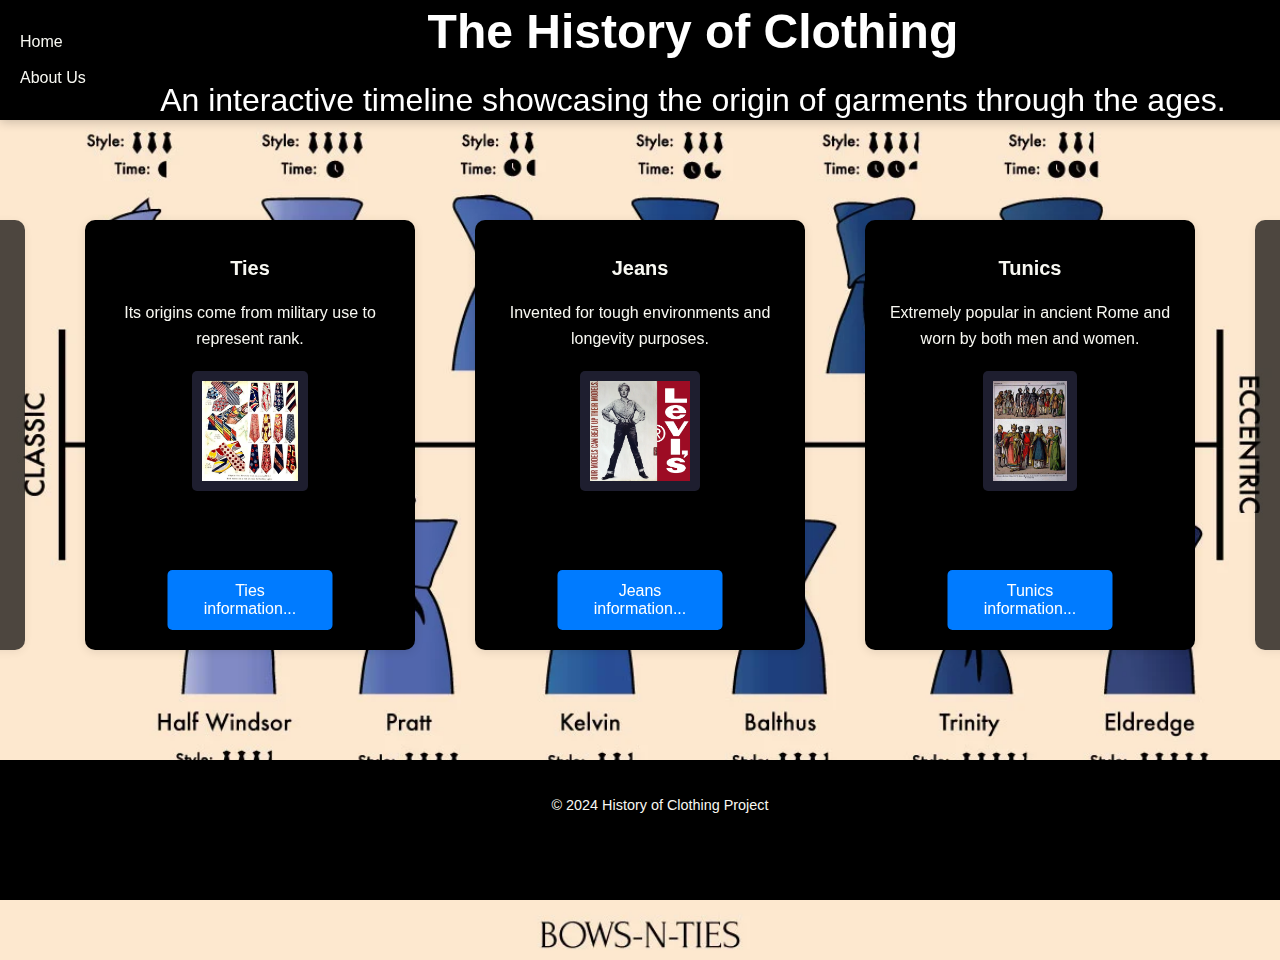
<file: index.html>
<!DOCTYPE html>
<html lang="en">
<head>
    <meta charset="UTF-8">
    <meta name="viewport" content="width=device-width, initial-scale=1.0">
    <title>History of Clothing</title>
    <link rel="stylesheet" href="styles.css"> <!-- Link to CSS file -->
</head>
<body>
    <header>
        <div class="nav-container">
            <a href="index.html">Home</a>
            <a href="about.html">About Us</a>
        </div>
        <div class="title-container">
            <h1>The History of Clothing</h1>
            <p>An interactive timeline showcasing the origin of garments through the ages.</p>
        </div>
    </header>
    
    <main>
        <section class="timeline">
            <!-- Timeline items -->
            <div class="timeline-item" id="item1" data-tooltip="3,200 BC" data-background="url('pics/hats.jpg')" data-year="3200">
                <h2>Hats</h2>
                <p>Originally created to protect your head from the environment.</p>
                <img src="pics/hats2.jpg" alt="Hat Photo" />
                <button class="modal-trigger" onclick="openModal('hatsModal')">Hat information...</button>
            </div>

            <div class="timeline-item" id="item2" data-tooltip="7,000 BC" data-background="url('pics/shoes.jpg')" data-year="7000">
                <h2>Shoes</h2>
                <p>The first known pair of shoes were made of tree bark.</p>
                <img src="pics/shoes2.jpg" alt="Shoes Photo" />
                <button class="modal-trigger" onclick="openModal('shoesModal')">Shoes information...</button>
            </div>

            <div class="timeline-item" id="item3" data-tooltip="13th Century" data-background="url('pics/glasses.jpg')" data-year="1200">
                <h2>Glasses/Sunglasses</h2>
                <p>The first glasses were made of wood, horn, and tortoiseshell.</p>
                <img src="pics/glasses2.jpg" alt="Glasses Photo" />
                <button class="modal-trigger" onclick="openModal('glassesModal')">Glasses information...</button>
            </div>

            <div class="timeline-item" id="item4" data-tooltip="1600s" data-background="url('pics/underwear.jpg')" data-year="1600">
                <h2>Underwear</h2>
                <p>The earliest underwear was loincloth that went between the legs and fastened around the waist.</p>
                <img src="pics/underwear2.jpg" alt="Underwear Photo" />
                <button class="modal-trigger" onclick="openModal('underwearModal')">Underwear information...</button>
            </div>

            <div class="timeline-item" id="item5" data-tooltip="1920" data-background="url('pics/bras2.jpg')" data-year="1920">
                <h2>Bras/Corsets</h2>
                <p>Corsets are the predecessors of the modern bra and were originally made of wood, metal or whalebone.</p>
                <img src="pics/bra.jpg" alt="Bra Photo" />
                <button class="modal-trigger" onclick="openModal('brasModal')">Bras/Corsets information...</button>
            </div>

            <div class="timeline-item" id="item6" data-tooltip="5000" data-background="url('pics/leggings.jpg')" data-year="5000">
                <h2>Leggings</h2>
                <p>Leggings were originally two separate garments instead of the modern one piece.</p>
                <img src="pics/leggings2.jpg" alt="Leggings Photo" />
                <button class="modal-trigger" onclick="openModal('leggingsModal')">Leggings information...</button>
            </div>

            <div class="timeline-item" id="item7" data-tooltip="1636" data-background="url('pics/ties.jpg')" data-year="1636">
                <h2>Ties</h2>
                <p>Its origins come from military use to represent rank.</p>
                <img src="pics/ties2.jpg" alt="Ties Photo" />
                <button class="modal-trigger" onclick="openModal('tiesModal')">Ties information...</button>
            </div>

            <div class="timeline-item" id="item8" data-tooltip="1870" data-background="url('pics/jeans.jpg')" data-year="1870">
                <h2>Jeans</h2>
                <p>Invented for tough environments and longevity purposes.</p>
                <img src="pics/jeans2.jpg" alt="Jeans Photo" />
                <button class="modal-trigger" onclick="openModal('jeansModal')">Jeans information...</button>
            </div>

            <div class="timeline-item" id="item9" data-tooltip="3rd Century" data-background="url('pics/tunics.jpg')" data-year="2000">
                <h2>Tunics</h2>
                <p>Extremely popular in ancient Rome and worn by both men and women.</p>
                <img src="pics/tunics2.jpg" alt="Tunics Photo" />
                <button class="modal-trigger" onclick="openModal('tunicsModal')">Tunics information...</button>
            </div>

            <div class="timeline-item" id="item10" data-tooltip="1938" data-background="url('pics/cargo.jpg')" data-year="1938">
                <h2>Blue jeans, Cargos</h2>
                <p>Are known as vaqueros("cowboys") or tejanos("Texans") in Spain.</p>
                <img src="pics/cargo2.jpg" alt="Cargo Pants Photo" />
                <button class="modal-trigger" onclick="openModal('cargoModal')">Blue jeans and Cargos information...</button>
            </div>

            <div class="timeline-item" id="item11" data-tooltip="19th Century" data-background="url('pics/swim.jpg')" data-year="1900">
                <h2>Swimsuits</h2>
                <p>The modern bikini was invented by an auto engineer-turned fashion designer.</p>
                <img src="pics/swim2.jpg" alt="Swimwear Photo" />
                <button class="modal-trigger" onclick="openModal('swimwearModal')">Swimsuits information...</button>
            </div>

            <div class="timeline-item" id="item12" data-tooltip="19th Century" data-background="url('pics/blazer.jpg')" data-year="1800">
                <h2>Men's Blazer</h2>
                <p>Gained the name blazer from the original one being bright red(blazing color).</p>
                <img src="pics/blazer2.jpg" alt="Men's Blazer" />
                <button class="modal-trigger" onclick="openModal('blazerModal')">Men's Blazers information...</button>
            </div>

            <div class="timeline-item" id="item13" data-tooltip="1913" data-background="url('pics/shirt.jpg')" data-year="1913">
                <h2>T-shirts</h2>
                <p>First marketed as being "bachelor undershirts".</p>
                <img src="pics/shirts2.jpg" alt="T Shirts Photo" />
                <button class="modal-trigger" onclick="openModal('shirtsModal')">T-shirts information...</button>
            </div>

            <div class="timeline-item" id="item14" data-tooltip="1920s" data-background="url('pics/hawaii.jpg')" data-year="1920">
                <h2>Hawaiian Shirts</h2>
                <p>First made from breathable kimono fabric.</p>
                <img src="pics/hawaii2.jpg" alt="Hawaiian Shirts Photo" />
                <button class="modal-trigger" onclick="openModal('hawaiianShirtsModal')">Hawaiian shirts information...</button>
            </div>

            <div class="timeline-item" id="item15" data-tooltip="1870" data-background="url('pics/workout.jpg')" data-year="1870">
                <h2>Workout Clothes (Stretchy)</h2>
                <p>Made for sports/exercise and later created fashion like athleisure.</p>
                <img src="pics/workout2.jpg" alt="Workout Clothes Photo" />
                <button class="modal-trigger" onclick="openModal('workoutModal')">Workout clothing information...</button>
            </div>
        </section>
    </main>

    <!-- Modals -->
    <div id="hatsModal" class="modal">
        <div class="modal-content">
            <span class="close" onclick="closeModal('hatsModal')">&times;</span>
            <h3>Hats</h3>
            <p>Hats have been worn for thousands of years, dating back to ancient Egypt around 3200 BC. Initially, they were worn for protection from the sun and the elements, but they gradually became symbols of status and fashion. Early hats were made of materials like straw, felt, and wool.</p>
        </div>
    </div>

    <div id="shoesModal" class="modal">
        <div class="modal-content">
            <span class="close" onclick="closeModal('shoesModal')">&times;</span>
            <h3>Shoes</h3>
            <p>The earliest known shoes, dating back to around 7,000 BC, were made from plant fibers, animal skins, and bark. Early shoes were primarily designed for protection from the elements, with some of the earliest examples found in ancient Mesopotamia and Egypt.</p>
        </div>
    </div>

    <div id="glassesModal" class="modal">
        <div class="modal-content">
            <span class="close" onclick="closeModal('glassesModal')">&times;</span>
            <h3>Glasses/Sunglasses</h3>
            <p>The first glasses were invented in Italy during the 13th century, originally made from quartz or glass. They were used to correct vision impairments and became a status symbol for the elite.</p>
        </div>
    </div>

    <div id="underwearModal" class="modal">
        <div class="modal-content">
            <span class="close" onclick="closeModal('underwearModal')">&times;</span>
            <h3>Underwear</h3>
            <p>Underwear has been around since ancient times, originally taking the form of loincloths or basic garments worn beneath other clothing. It wasn’t until the 18th century that more structured, fitted underwear like stockings and corsets became popular.</p>
        </div>
    </div>

    <div id="brasModal" class="modal">
        <div class="modal-content">
            <span class="close" onclick="closeModal('brasModal')">&times;</span>
            <h3>Bras/Corsets</h3>
            <p>Corsets became popular in the 16th century and were designed to shape the body, particularly the waist. In the early 20th century, the bra evolved from the corset, offering more comfort while providing similar shaping benefits.</p>
        </div>
    </div>

    <div id="leggingsModal" class="modal">
        <div class="modal-content">
            <span class="close" onclick="closeModal('leggingsModal')">&times;</span>
            <h3>Leggings</h3>
            <p>Leggings have evolved from early history, where they were worn by men and women as separate garments. Today, they are primarily worn by women, originally as athletic wear and now as fashion items as well.</p>
        </div>
    </div>

    <div id="tiesModal" class="modal">
        <div class="modal-content">
            <span class="close" onclick="closeModal('tiesModal')">&times;</span>
            <h3>Ties</h3>
            <p>Ties originated in the 17th century as part of military uniforms in Europe, eventually becoming a fashionable accessory in men's clothing. The modern necktie as we know it evolved in the 19th century.</p>
        </div>
    </div>

    <div id="jeansModal" class="modal">
        <div class="modal-content">
            <span class="close" onclick="closeModal('jeansModal')">&times;</span>
            <h3>Jeans</h3>
            <p>Jeans were invented in the 19th century as durable workwear. They became a symbol of rebellion in the 1950s and eventually transformed into a mainstream fashion staple.</p>
        </div>
    </div>

    <div id="tunicsModal" class="modal">
        <div class="modal-content">
            <span class="close" onclick="closeModal('tunicsModal')">&times;</span>
            <h3>Tunics</h3>
            <p>Tunics were a common form of clothing in ancient civilizations, particularly in Rome and Greece. They were simple, loose-fitting garments often worn by both men and women.</p>
        </div>
    </div>

    <div id="cargoModal" class="modal">
        <div class="modal-content">
            <span class="close" onclick="closeModal('cargoModal')">&times;</span>
            <h3>Blue jeans, Cargos</h3>
            <p>Cargo pants gained popularity in the 1990s with their functional design, including multiple large pockets. Blue jeans have been a staple since the late 1800s, originally designed as durable workwear.</p>
        </div>
    </div>

    <div id="swimwearModal" class="modal">
        <div class="modal-content">
            <span class="close" onclick="closeModal('swimwearModal')">&times;</span>
            <h3>Swimwear</h3>
            <p>Swimwear has evolved significantly, with the modern bikini being introduced in 1946 by French designer Louis Réard. It revolutionized women's swimwear fashion.</p>
        </div>
    </div>

    <div id="blazerModal" class="modal">
        <div class="modal-content">
            <span class="close" onclick="closeModal('blazerModal')">&times;</span>
            <h3>Men's Blazers</h3>
            <p>Blazers originated in the 19th century, known for their bright, bold colors. They were initially worn by rowing clubs and became a staple of men's fashion.</p>
        </div>
    </div>

    <div id="shirtsModal" class="modal">
        <div class="modal-content">
            <span class="close" onclick="closeModal('shirtsModal')">&times;</span>
            <h3>T-shirts</h3>
            <p>The modern T-shirt was introduced in the 1910s as a simple, comfortable garment for working men, later becoming popular as casual wear in the 1950s and beyond.</p>
        </div>
    </div>

    <div id="hawaiianShirtsModal" class="modal">
        <div class="modal-content">
            <span class="close" onclick="closeModal('hawaiianShirtsModal')">&times;</span>
            <h3>Hawaiian Shirts</h3>
            <p>Hawaiian shirts became popular in the 1930s, made from light, breathable fabric, and are known for their tropical and vibrant designs.</p>
        </div>
    </div>

    <div id="workoutModal" class="modal">
        <div class="modal-content">
            <span class="close" onclick="closeModal('workoutModal')">&times;</span>
            <h3>Workout Clothes (Stretchy)</h3>
            <p>Workout clothes were first designed for physical exercise, but they later became a key part of fashion trends like athleisure, combining comfort and style.</p>
        </div>
    </div>

    <footer>
        <p>&copy; 2024 History of Clothing Project</p>
    </footer>

    <script src="timeline.js"></script> <!-- Link to JavaScript file -->
</body>
</html>
</file>
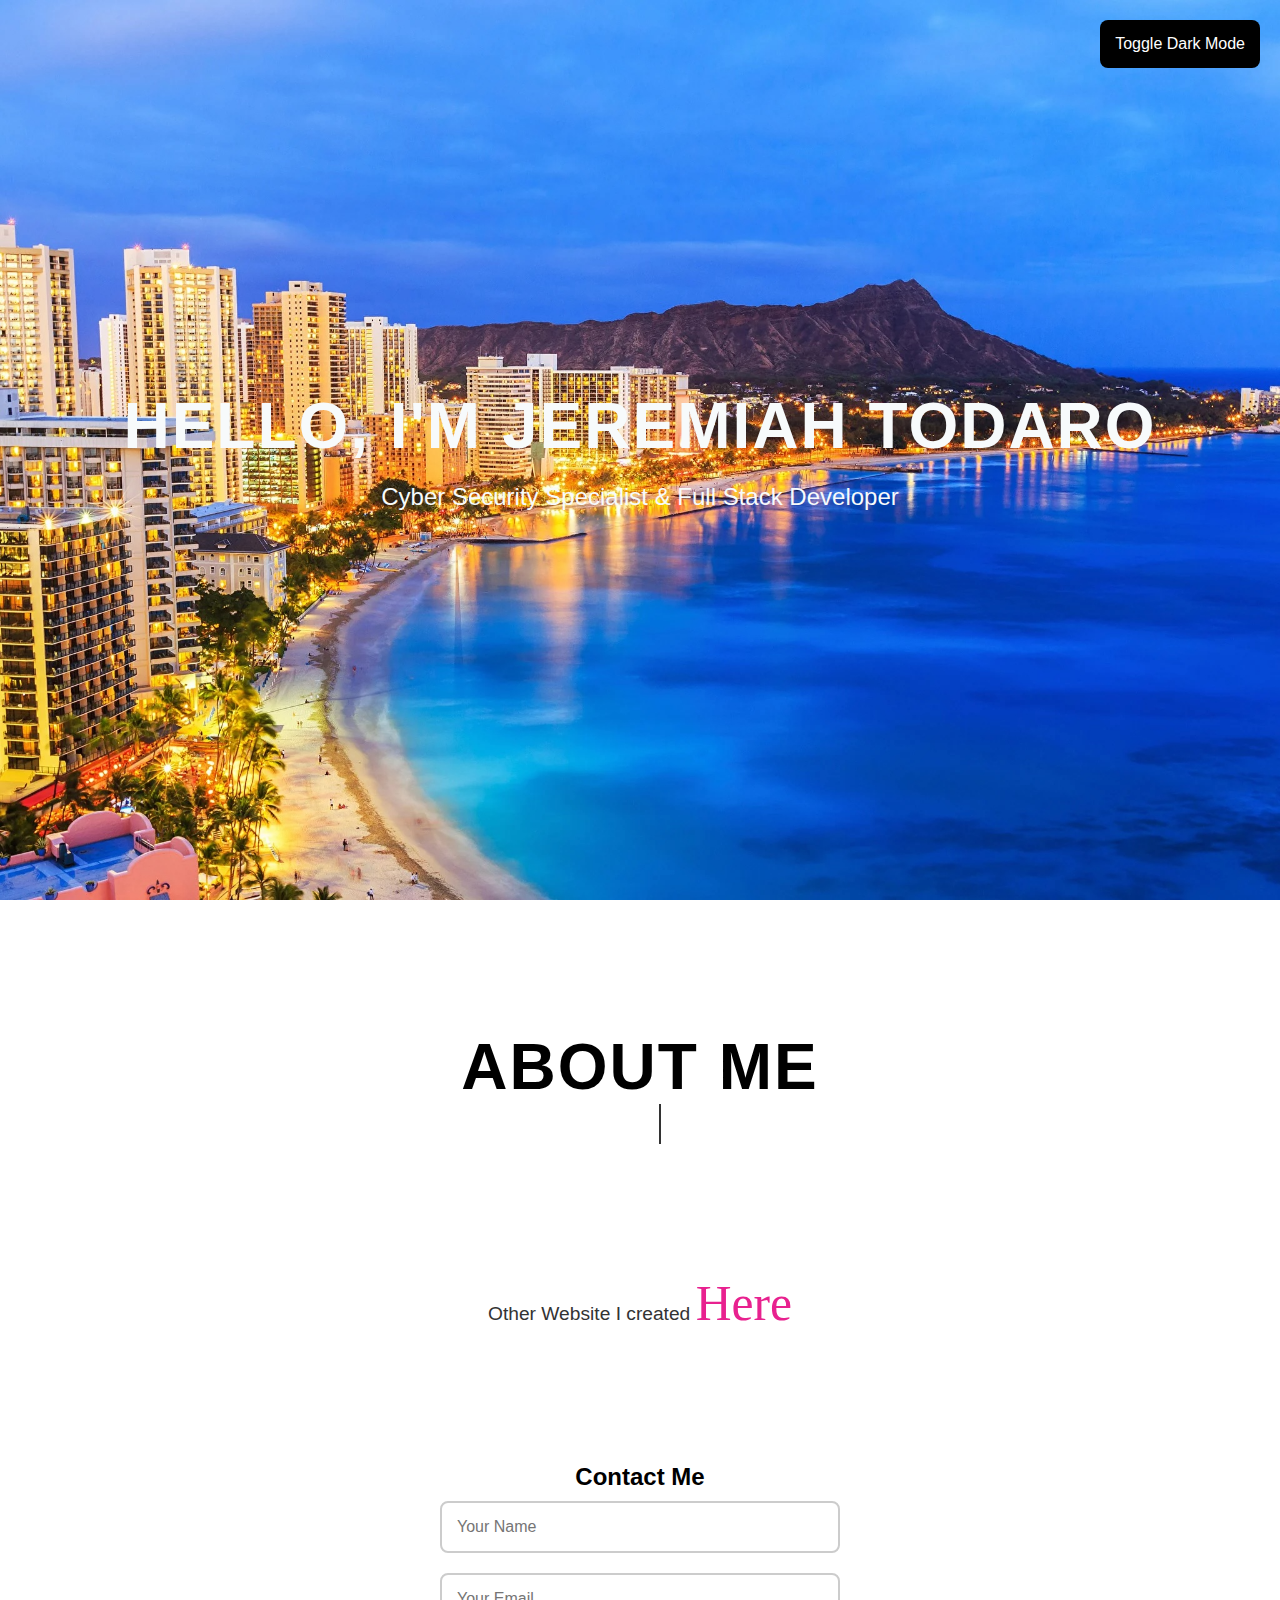
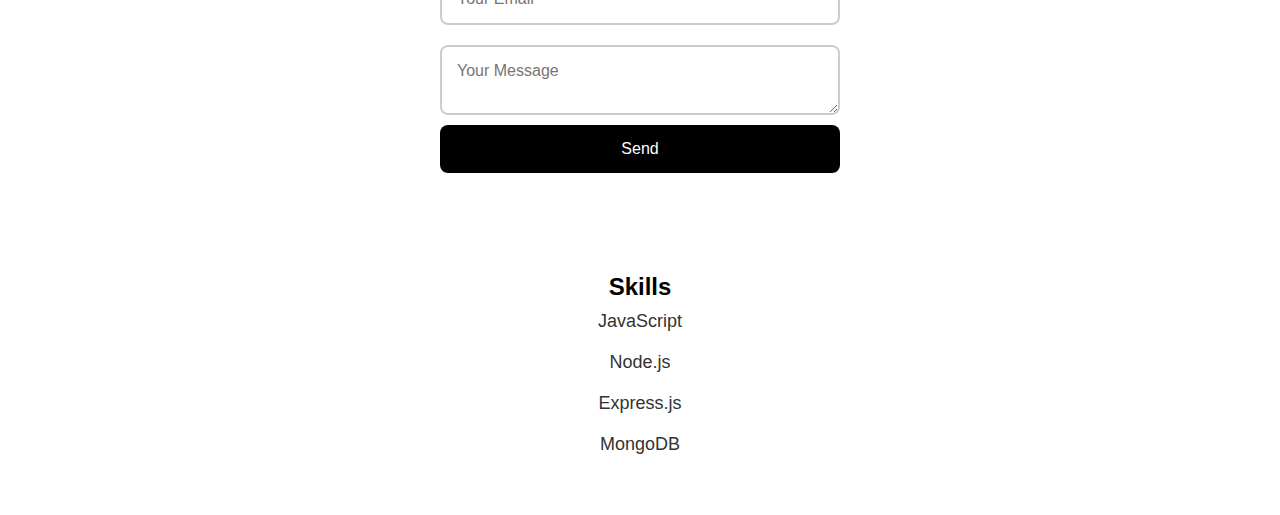
<file: HTML Part 1/My2ndWebpage.html>
<!DOCTYPE html>

<!-- Fig. 2.1: main.html -->
<!-- First HTML5 example. -->
<html lang="en">
   <head>
      <meta charset = "utf-8">
      <meta name="viewport" content="width=device-width, initial-scale=1.0">
      <title>Welcome To My Webpage</title>
      <link rel="stylesheet" href="My-Styles.css">
   </head>

   <body>

      <!-- Immersive Photo Hero Section -->
      <section id="hero">
         <div class="hero-content">
            <h1>Hello, I'm Jeremiah Todaro</h1>
            <p>Cyber Security Specialist & Full Stack Developer</p>
         </div>
      </section>

      <!-- Dark Mode Toggle Button -->
      <button id="darkModeToggle" style="position: absolute; top: 20px; right: 20px;">Toggle Dark Mode</button>

      

      <!-- Main Content -->
       <main>
         
         <section>
            <p id="quoteDisplay" class="fade-in" style="font-style: italic; margin-top: 80px;"></p>
         </section>

         <section class="intro">
            <h1>About Me</h1>
            <p class="typewriter">
               My name is Jeremiah (Jet) Todaro, and I like a challenge. Things that push me to my limits; physically, spiritually, emotionally. Whether it be a high level of difficulty hike, creating a business, or even a video game I enjoy challenges. Being a Computer Science major at UHD did come with a few challenges such as learning new ways of thinking which is required for some classes like discrete math. One common thing about all the challenges I attempt to conquer is that I enjoy them. I enjoy hiking, I enjoy coding, and I enjoy scaling my businesses. When it comes to pursuing goals in my life, I make sure I enjoy them. I switched my college major when I was a sophomore because I did not enjoy working at a pharmacy and therefore did not want to become a pharmacist. Do not get me wrong though, I do understand there will be things in life that I do not enjoy doing that will aid in success, such as chores. I do not personally enjoy making my bed or cleaning my bathroom or close, but I know discipline will help in keeping my mind, body, and spirit focused. Thank you.
            </p>
         </section>

         <section class="intro">
            <p>
               Other Website I created <a href="https://clearwindowcleaningplus.com" class="custom-link" rel="stylesheet"> Here </a>
            </p>
         </section>

         <section id="contact">
            <h2>Contact Me</h2>
            <form id="contactForm">
              <input type="text" id="name" placeholder="Your Name" required />
              <input type="email" id="email" placeholder="Your Email" required />
              <textarea id="message" placeholder="Your Message" required></textarea>
              <button type="submit">Send</button>
            </form>
          </section>

          <section id="skills">
            <h2>Skills</h2>
            <ul id="skillsList">
              <li>JavaScript</li>
              <li>Node.js</li>
              <li>Express.js</li>
              <li>MongoDB</li>
            </ul>
          </section>

         </main>

<!--=======================JAVASCRIPT========================-->


       <script>
         document.addEventListener('DOMContentLoaded', function() {
            const paragraph = document.querySelector('.typewriter');
            const text = paragraph.textContent;
            let index = 0;
            paragraph.textContent ='';

            function typeWriter() {
               if (index < text.length) {
                  paragraph.textContent += text.charAt(index); // Add one letter at a time
                  index++;
                  setTimeout(typeWriter, 30); // Adjust typing speed (100ms = 0.1 second delay per letter)
               } else {
         // Remove the blinking cursor after the typing effect is done
                  setTimeout(() => {
                     paragraph.style.borderRight = 'none';
                  }, 500); // Adjust if necessary
               }
            }
            // Function to check if the paragraph is in the viewport
            function checkVisibility() {
               const rect = paragraph.getBoundingClientRect();
               const windowHeight = window.innerHeight || document.documentElement.clientHeight;
      
               if (rect.top <= windowHeight - 100) {
                  setTimeout(typeWriter, 500);
                  window.removeEventListener('scroll', checkVisibility);
               }
            }
            window.addEventListener('scroll' , checkVisibility);
            checkVisibility();
         });
      </script>

      <script>
         const form = document.getElementById('contactForm');
         form.addEventListener('submit', (event) => {
           event.preventDefault();
           alert('Message sent! Thank you for reaching out.');
           form.reset();
         });
       </script>

      <script>
         // Add animation on page load
         window.addEventListener('scroll', () => {
         const skills = document.querySelectorAll('#skillsList li');
         skills.forEach((skill, index) => {
            setTimeout(() => {
               skill.style.opacity = '1';
               skill.style.transform = 'translateY(0)';
            }, index * 200); // Delay each skill animation
         });
         });
      </script>

      <script>
         // Add animation on page load for hero section
         document.addEventListener('DOMContentLoaded', () => {
            const heroContent = document.querySelector('.hero-content');
            
            // Using Intersection Observer to trigger animation when hero is in view
            const observer = new IntersectionObserver(entries => {
               entries.forEach(entry => {
                  if (entry.isIntersecting) {
                     heroContent.style.animation = 'fadeIn 2s ease-in-out forwards';
                  }
               });
            });

            // Observe the hero section
            observer.observe(document.querySelector('#hero'));
         });
      </script>

      <script>
         const toggleButton = document.getElementById('darkModeToggle');
         const body = document.body;

         toggleButton.addEventListener('click', () => {
            body.classList.toggle('dark-mode');
         });
      </script>

      <script>
         // Array of quotes
         const quotes = [
            "Let all that you do be done in love.",
            "I can do everything through him who gives me strength.",
            "Two are better than one, because they have a good return for their labor.",
            "Fear of man will prove to be a snare, but whoever trusts in the Lord is kept safe.",
            "Do something today that your future self will thank you for.",
            "The only way to do great work is to love what you do."
         ];

         // Function to display a random quote
         function displayRandomQuote() {
            const randomIndex = Math.floor(Math.random() * quotes.length);
            const quoteDisplay = document.getElementById('quoteDisplay');

            quoteDisplay.classList.remove('show'); 
            quoteDisplay.classList.add('fade-out');

            setTimeout(() => {
               // Set the new quote
               quoteDisplay.textContent = quotes[randomIndex];

               // Fade in the new quote
               quoteDisplay.classList.remove('fade-out'); // Remove fade-out class
               quoteDisplay.classList.add('show'); // Trigger fade-in
            }, 2000);
         }

         // Call the function on page load
         window.addEventListener('load', displayRandomQuote);

         // Call the function on page load
         window.addEventListener('load', () => {
            displayRandomQuote(); // Display the first quote immediately
            setInterval(displayRandomQuote, 5000); // Change quote every 5 seconds
         });


      </script>


   </body>
</html>
</file>
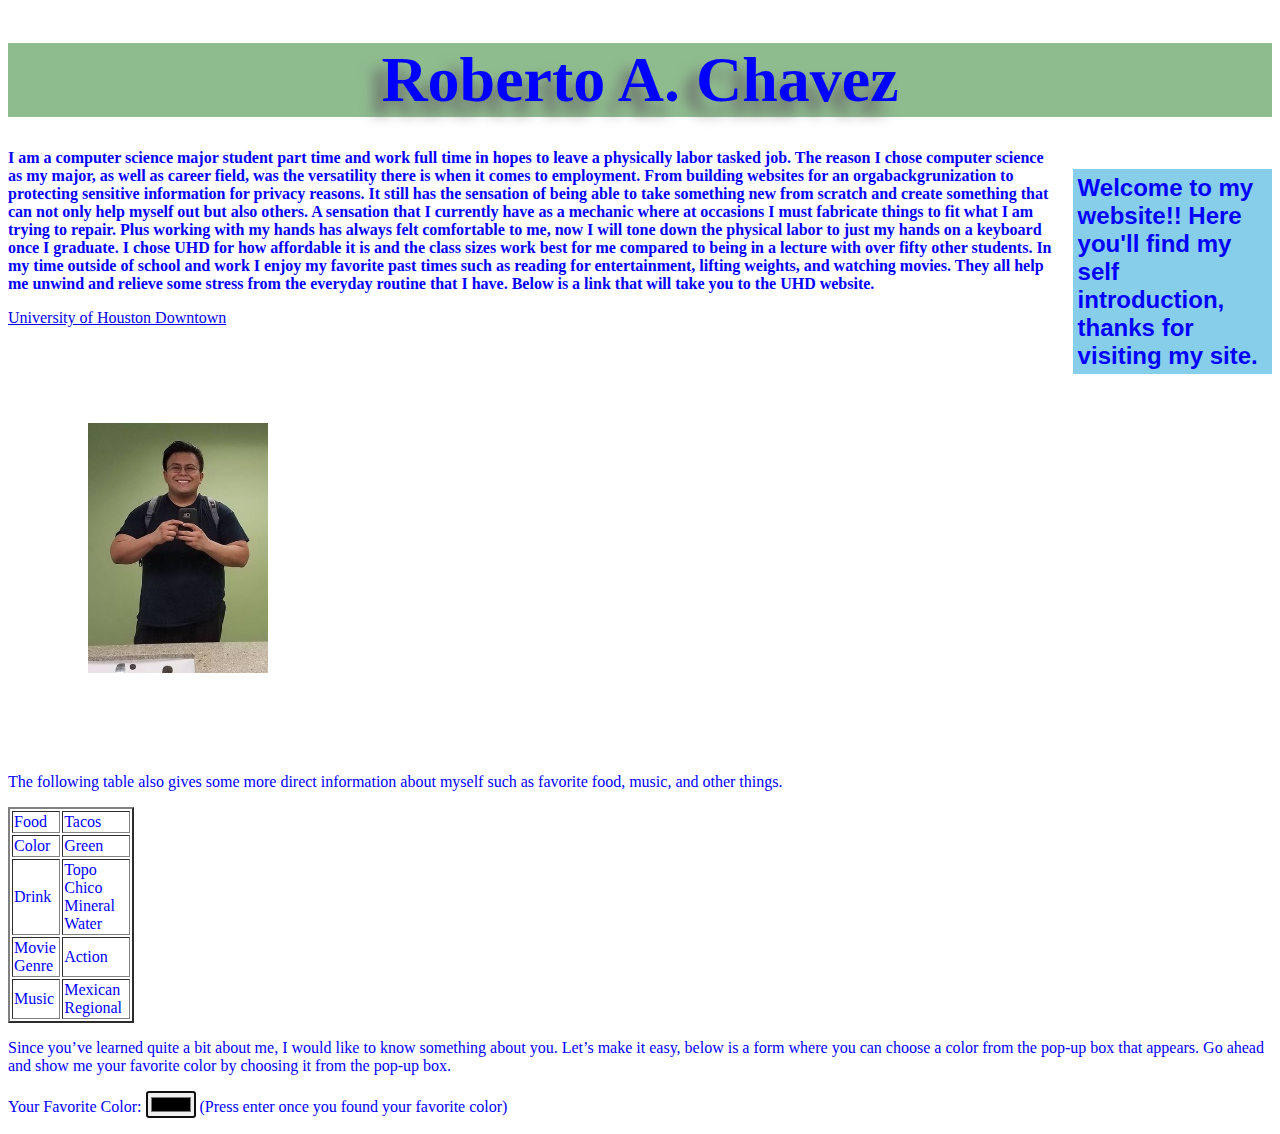
<file: Html Website/MyWebsite.html>
<!DOCTYPE html>

<!-- Fig. 2.1: main.html -->
<!-- First HTML5 example. -->
<html>
   <head>
      <meta charset = "utf-8">
      <title>My Webpage</title>
     <style type = "text/css">
         h1 
         { 
            text-shadow: -12px 12px 14px dimgrey; /* add shadow */
            font-size: 400%; /* increasing the font size */
         }
        .floated { background-color: skyBlue;
                    font-size: 1.5em;
                    font-family: arial, helvetica, sans-serif;
                    padding: .2em;
                    margin-left: .5em;
                    margin-bottom: .5em;
                    float: right;
                    text-align: left;
                    width: 15%; }
       @media print
         {
            body  { background-color: white; }
            h2    { color: Red; }
            p     { font-size: 14pt;
                    color: SteelBlue;
                    font-family: "times new roman", times, serif; }
         }
       img
         {
            margin: 80px;
            -webkit-transition: -webkit-transform 4s; 
            -moz-transition: -moz-transform 4s; 
            -o-transition: -o-transform 4s; 
            transition: transform 4s;
         }
         img:hover
         {
            -webkit-transform: rotate(360deg) scale(2, 2); 
            -moz-transform: rotate(360deg) scale(2, 2);
            -o-transform: rotate(360deg) scale(2, 2); 
            transform: rotate(360deg) scale(2, 2);
         } 

      </style>
     <script>

         window.alert( "Welcome, my name is Roberto and this is my webpage." );

      </script>
   </head>
 <body>
 <style>
  h1 {font-family: Brush Script MT; font-size: 400%; text-align: center;
      margin-bottom: .5em; background-color: DarkSeaGreen;width: 100% }

  body {color: blue;}
 </style>
      <h1>Roberto A. Chavez</h1>
   </body>

   <body>
    <section>
      <h2 class = "floated">Welcome to my website!! Here you'll find my self introduction, thanks for visiting my site. </h2>
    </section>
      <b>I am a computer science major student part time and work full time in hopes to leave a physically labor tasked job. The reason I chose computer science as my major, as well as career field, was the versatility there is when it comes to employment. From building websites for an orgabackgrunization to protecting sensitive information for privacy reasons. It still has the sensation of being able to take something new from scratch and create something that can not only help myself out but also others. A sensation that I currently have as a mechanic where at occasions I must fabricate things to fit what I am trying to repair. Plus working with my hands has always felt comfortable to me, now I will tone down the physical labor to just my hands on a keyboard once I graduate. I chose UHD for how affordable it is and the class sizes work best for me compared to being in a lecture with over fifty other students. In my time outside of school and work I enjoy my favorite past times such as reading for entertainment, lifting weights, and watching movies. They all help me unwind and relieve some stress from the everyday routine that I have. Below is a link that will take you to the UHD website.  </b>
      <p><a href = "https://www.uhd.edu/">University of Houston Downtown</a></p>
      <p>
         <img src = "ME.jpg" width = "180" height = "250"
            alt = "A picture of me">        
         
      </p>
      <p>The following table also gives some more direct information about myself such as favorite food, music, and other things.
      </p>
</table>
<table style="width: 10%;" border="2">
<tbody>
<tr>
<td>Food</td>
<td>Tacos</td>
</tr>
<tr>
<td>Color</td>
<td>Green</td>
</tr>
<tr>
<td>Drink</td>
<td>Topo Chico Mineral Water</td>
</tr>
<tr>
<td>Movie Genre</td>
<td>Action</td>
</tr>
<tr>
<td>Music</td>
<td>Mexican Regional</td>
</tr>
</tbody>
</table> 
      <p>Since you’ve learned quite a bit about me, I would like to know something about you. Let’s make it easy, below is a form where you can choose a color from the pop-up box that appears. Go ahead and show me your favorite color by choosing it from the pop-up box.
      </p>
      <p>
            <label>Your Favorite Color:
               <input type = "color" autofocus /> 
                  (Press enter once you found your favorite color)
            </label>
      </p>
   </body>
</html>
</file>
<file: styles.css>
/* Base Styles */
body {
    font-family: Arial, sans-serif;
    margin: 0;
    padding: 0;
    margin-top: 60px;
    background: url('./m.gif') no-repeat center center fixed;
    color: #f8f8f2;
    line-height: 1.6;
    background-size: cover;
    background-position: center;
    background-attachment: fixed;
    transition: background-image 1s ease-in-out;
    min-height: 100vh;
    display: flex;
    flex-direction: column;
}

/* Initially hide the content */
.content {
    max-height: 0; /* Hidden by default */
    overflow: hidden; /* Prevents overflowing text */
    transition: max-height 0.3s ease-out; /* Smooth toggle animation */
}

.collapsible.active + .content {
    max-height: 500px; /* Enough space to display the content */
}

/* Stylish Collapsible Button */
button.collapsible {
    font-size: 1rem; /* Standard readable font size */
    padding: 10px 20px; /* Comfortable padding */
    color: #230b4e; /* Light text color for contrast */
    background: linear-gradient(135deg, #000000, #ffffff); /* Gradient for a modern look */
    border: none; /* Remove border */
    border-radius: 8px; /* Smooth, rounded corners */
    cursor: pointer; /* Pointer cursor to indicate interactivity */
    box-shadow: 0 4px 6px rgba(0, 0, 0, 0.2); /* Add depth with shadow */
    transition: all 0.3s ease; /* Smooth transitions for effects */
    text-transform: capitalize; /* Optional: Capitalize text for consistency */
    width: 100%; /* Full width button */
    display: block; /* Forces new line below content */
    margin: 12 auto;
}

/* Hover Effect */
button.collapsible:hover {
    background: linear-gradient(135deg, #000000, #000000); /* Reverse gradient on hover */
    transform: translateY(-2px); /* Slight lift effect */
    box-shadow: 0 6px 8px rgba(0, 0, 0, 0.3); /* Enhanced shadow */
}

/* Active State */
button.collapsible:active {
    transform: translateY(2px); /* "Pressed" effect */
    box-shadow: 0 2px 4px rgba(0, 0, 0, 0.2); /* Dimmer shadow */
}

/* Focus for Accessibility */
button.collapsible:focus {
    outline: 2px solid #bd93f9; /* Visible focus indicator */
    outline-offset: 2px;
}


html {
    scroll-behavior: smooth;
}

/* Header Styling */
header {
    display: flex;
    align-items: center;
    justify-content: space-between;
    padding: 10px 20px;
    background: #000000;
    color: #ffffff;
    width: 100%;
    top: 0;
    left: 0;
    z-index: 1000;
    box-shadow: 0 2px 10px rgba(0, 0, 0, 0.2);
    transition: transform 0.3s ease, opacity 0.3s ease;
    position: fixed;
    height: 100px;
}

header.hidden {
    transform: translateY(-100%);
    opacity: 0;
}

header .nav-container {
    display: flex;
    flex-direction: column;
    align-items: flex-start;
    gap: 10px;
}

header .nav-container a {
    text-decoration: none;
    color: #f8f8f2;
    font-size: 1rem;
    transition: color 0.3s ease;
    font-family: Impact, Haettenschweiler, 'Arial Narrow Bold', sans-serif;
}

header .nav-container a:hover {
    color: #4cb6e0;
    font-style: italic;
    font-stretch: expanded;
}

header .title-container {
    flex-grow: 1;
    text-align: center;
}

header h1 {
    margin: 0;
    font-size: 3rem;
    font-family: Impact, Haettenschweiler, 'Arial Narrow Bold', sans-serif;
}

header p {
    margin: 5px 0 0;
    font-size: 2rem;
    color: #ffffff;
    font-family: Impact, Haettenschweiler, 'Arial Narrow Bold', sans-serif;
}

/* Timeline Container */
.timeline {
    display: flex;
    overflow-x: auto; /* Ensures horizontal scrolling */
    gap: 20px;
    justify-content: center;
    padding: 20px 0;
    align-items: flex-start;
    flex-wrap: nowrap;
    scroll-snap-type: x mandatory;
    scroll-behavior: smooth;
    padding-top: 150px;
    padding-bottom: 100px;
}


.timeline::-webkit-scrollbar {
    display: none;

}

.timeline::-webkit-scrollbar-thumb {
    background-color: #000000;
    border-radius: 10px;
}

.timeline::-webkit-scrollbar-track {
    background-color: #282a36;
}

.timeline::before {
    content: '';
    position: absolute;
    top: -10px; /* Adjust the tick position */
    left: 0;
    right: 0;
    height: 4px;
    background-color: #333; /* Dark color for the tick */
    transform: translateY(-50%);
    z-index: -1;
}

/* Timeline Items */
.timeline-item {
    width: 300px; /* Width of each timeline item */
    height: 400px;
    transition: transform 0.3s ease, opacity 0.3s ease;
    opacity: 0.7;
    background-color: #fff;
    border-radius: 10px;
    padding: 15px;
    box-shadow: 0 2px 10px rgba(0, 0, 0, 0.1);
    text-align: center;
    flex-shrink: 0;
    margin: 10px 20px;
    position: relative;
    scroll-snap-align: center; /* Ensures each item snaps into place */
    will-change: transform;
    transform: scale(1);
    overflow: visible;
}

.timeline-item:hover .modal-trigger,
.timeline-item.active .modal-trigger {
    transform: translateX(-50%) scale(1.3); /* Scale up the button with the item */
}

.timeline-item:hover,
.timeline-item.active {
    transform: scale(1.3);
    opacity: 1;
}

.timeline-item h2 {
    font-size: 20px;
    transition: font-size 0.3s ease;
}

.timeline-item.active h2 {
    font-size: 30px;
}

.timeline-item.visible {
    opacity: 1;
    transform: translateX(0);
}

.timeline-item:nth-child(odd) {
    background: #000000;
}

.timeline-item:nth-child(even) {
    background: #000000;
}

.timeline-item img {
    max-width: 100%;
    max-height: 100px;
    height: auto;
    object-fit: contain;
    border-radius: 5px;
    margin: 20px auto;
    padding: 10px;
    box-shadow: 0 4px 6px rgba(0, 0, 0, 0.2);
    background-color: #1e1e2f;
    display: block;
}

.timeline-item .modal-trigger {
    position: absolute; /* Position the button within the timeline item */
    bottom: 20px; /* Adjust as necessary */
    left: 50%; /* Center horizontally */
    transform: translateX(-50%) scale(1); /* Adjust for centering */
    z-index: 1; /* Ensure it stays on top */
    transition: 0.3s ease;
}

.timeline-item[data-tooltip]:hover::after {
    content: attr(data-tooltip);
    position: absolute;
    top: -30px;
    left: 50%;
    transform: translateX(-50%);
    padding: 8px 10px;
    background-color: rgba(0, 0, 0, 0.7);
    color: white;
    border-radius: 5px;
    font-size: 1em;
    white-space: nowrap;
}

.more-info {
    margin-top: 10px;
    padding: 10px;
    background: #6272a4;
    border-radius: 5px;
    color: #f8f8f2;
    display: none;
}

.timeline-item.visible .more-info {
    display: block;
}

/* Keyframes for Animation */
@keyframes slideIn {
    from {
        opacity: 0;
        transform: translateX(-100px);
    }
    to {
        opacity: 1;
        transform: translateX(0);
    }
}

/* Team Section */
.team {
    display: flex;
    flex-wrap: wrap;
    justify-content: center;
    gap: 20px;
    margin: 40px;
    margin-top: 150px;
    font-family: Impact, Haettenschweiler, 'Arial Narrow Bold', sans-serif;
    text-decoration-color: black;

}

.team p {
    color: black;
}

.team h2 {
    color: #000000;
}


.team-member {
    width: 300px;
    text-align: center;
    border: 1px solid #ccc;
    border-radius: 8px;
    background: white;
    padding: 20px;
    box-shadow: 0 2px 4px rgba(0, 0, 0, 0.1);
    font-family: Impact, Haettenschweiler, 'Arial Narrow Bold', sans-serif;

}

.team-member img {
    width: 100%;
    border-radius: 50%;
    font-family: Impact, Haettenschweiler, 'Arial Narrow Bold', sans-serif;

}

.team-member a {
    display: inline-block;
    margin-top: 10px;
    color: #007bff;
    text-decoration: none;
    font-family: Impact, Haettenschweiler, 'Arial Narrow Bold', sans-serif;

}

.team-member a:hover {
    text-decoration: underline;
}

/* Footer Styling */
footer {
    text-align: center;
    padding: 20px;
    background: #000000;
    color: #f8f8f2;
    font-size: 0.9rem;
    margin-top: 20px;
    position: fixed;
    bottom: 0;
    left: 0;
    width: 100%;
    z-index: 1000;
    height: 100px;
    font-family: Impact, Haettenschweiler, 'Arial Narrow Bold', sans-serif;

}

@media (max-width: 768px) {
    .timeline {
        flex-direction: column; /* Stack items vertically */
        align-items: center;
    }

    .timeline-item {
        transform: scale(1); /* No scaling on smaller screens */
        margin-bottom: 20px;
    }
}

.info-card {
    display: none; /* Hidden by default */
    position: fixed;
    top: 50%;
    left: 50%;
    transform: translate(-50%, -50%);
    background: white;
    border: 1px solid #ccc;
    border-radius: 8px;
    padding: 20px;
    z-index: 1000;
    box-shadow: 0 4px 8px rgba(0, 0, 0, 0.2);
}

.info-card .close-card {
    position: absolute;
    top: 10px;
    right: 10px;
    border: none;
    background: transparent;
    font-size: 16px;
    cursor: pointer;
}

/* Modal background */
.modal {
    display: none; /* Hidden by default */
    position: fixed;
    z-index: 9999;
    left: 50%;
    top: 50%;
    transform: translate(-50%, -50%); /* Center it vertically and horizontally */
    background-color: rgb(0, 0, 0);
    padding: 20px;
    max-width: 80%; /* Adjust the width if needed */
    max-height: 80%; /* Optional, to limit the modal height */
    overflow-y: auto; /* Allows scrolling if the content is too tall */
    border-radius: 10px; /* Optional, for rounded corners */
}


/* Modal content (the square part) */
.modal-content {
    background-color: #333; /* Dark background for the modal */
    margin: auto; /* Center the modal */
    padding: 20px;
    border: 1px solid #888; /* Border for the modal */
    width: 500px; /* Width of the modal */
    height: 500px; /* Height of the modal (to make it square) */
    box-sizing: border-box;
    color: white; /* White text color */
    font-family: Arial, sans-serif; /* Font family */
    font-size: 16px; /* Font size */
    overflow-y: auto; /* Allow scrolling if content is too long */
}


/* Close button inside modal */
.close {
    position: absolute;
    top: 10px;   
    right: 10px;
    font-size: 20px;
    color: #333;
    cursor: pointer;
}



/* Button Styling */
button.modal-trigger {
    background-color: #007bff; /* A nice blue background */
    color: white; /* White text color */
    font-size: 16px; /* Font size */
    padding: 12px 20px; /* Padding around the text */
    border: none; /* Remove the border */
    border-radius: 5px; /* Rounded corners */
    cursor: pointer; /* Pointer cursor on hover */
    transition: all 0.3s ease; /* Smooth transition for effects */
    font-family: Arial, sans-serif; /* Font style */
}

button.modal-trigger:hover {
    background-color: #0056b3; /* Darker blue when hovered */
    transform: scale(1.05); /* Slightly enlarge the button */
}

button.modal-trigger:focus {
    outline: none; /* Remove the outline when focused */
    box-shadow: 0 0 5px rgba(0, 123, 255, 0.75); /* Blue outline when focused */
}

button.modal-trigger:active {
    background-color: #004085; /* Even darker blue when clicked */
    transform: scale(1); /* Return to normal size when clicked */
}

body {
    transition: background-image 0.5s ease-in-out; /* Smooth transition when changing background */
}

/* Specific styling for the About page */
.about-page main {
    display: flex;
    flex-direction: column;
    align-items: center;
    justify-content: flex-start;
    padding: 60px 20px;
    margin-top: 100px;
    width: 100%;
    box-sizing: border-box;
}

.about-page .team {
    display: flex;
    flex-wrap: wrap;
    justify-content: center;
    gap: 40px;
    max-width: 1200px;
    margin: 0 auto;
    text-align: center;
}

.about-page .team-member {
    background: #ffffff;
    padding: 20px;
    border-radius: 10px;
    box-shadow: 0 4px 8px rgba(0, 0, 0, 0.1);
    width: 300px;
}

.about-page .team-member img {
    width: 100%;
    height: auto;
    border-radius: 50%;
    margin-bottom: 15px;
}
</file>
<file: HTML Part 1/My-Styles.css>
/* Resetting some basic styles */
* {
    margin: 0;
    padding: 0;
    box-sizing: border-box;
    font-family: -apple-system, BlinkMacSystemFont, "Segoe UI", Roboto, "Helvetica Neue", Arial, sans-serif;
 }
 
 /* Navigation Bar Styling */
 .navbar {
    background-color: #f8f8f8;
    border-bottom: 1px solid #e7e7e7;
    position: sticky;
    top: 0;
    z-index: 1000;
    padding: 1em 0;
    text-align: center;
 }
 
 .navbar .brand {
    color: #333;
    text-decoration: none;
    font-size: 1.5em;
    font-weight: bold;
    transition: color 0.3s ease;
 }
 
 .navbar .brand:hover {
    color: #0071e3; /* Apple's blue color */
 }
 
 /* Main Content Styling */
 .intro {
   display: flex;
   flex-direction: column; /* Arrange items vertically */
   align-items: center; /* Center items horizontally */
   text-align: center; /* Center text within the section */
   padding: 50px 20px;
}

 .intro p {
    text-align: center;
    padding: 50px 20px;
    font-size: 1.2em;
    line-height: 1.6;
    color: #333;
    max-width: 600px;
    margin: 0 auto;
    padding: 20px;
    transition: transform 0.3s ease, opacity 0.3s ease;
    opacity: 1;
    font-family: 'Arial' , sans-serif;
    white-space: normal;
 }

 .intro p.visible {
   opacity: 1;
   transform: translateY(0); /* Moves to original position */
}
 
 .intro-image {
    width: 100%;
    max-width: 400px;
    height: auto;
    margin-bottom: 20px;
 }
 
 .link-button {
    display: inline-block;
    margin-top: 20px;
    padding: 10px 20px;
    background-color: #0071e3; /* Apple's blue color */
    color: white;
    text-decoration: none;
    border-radius: 5px;
    transition: background-color 0.3s ease;
 }
 
 .link-button:hover {
    background-color: #005bb5; /* Darker blue on hover */
 }
  #contact {
    text-align: center;
    padding: 50px;
  }

  form {
    display: flex;
    flex-direction: column;
    max-width: 400px;
    margin: 0 auto;
  }

  input, textarea {
    margin: 10px 0;
    padding: 15px;
    border: 2px solid #ccc;
    border-radius: 8px;
    font-size: 16px;
    transition: border-color 0.3s;
  }

  input:focus, textarea:focus {
    border-color: #000;
    outline: none;
  }

  button {
    padding: 15px;
    background-color: #000;
    color: #fff;
    border: none;
    border-radius: 8px;
    font-size: 16px;
    transition: background-color 0.3s;
  }

  button:hover {
    background-color: #555;
  }

  #skills {
   text-align: center;
   padding: 50px;
 }

 ul {
   list-style-type: none;
   padding: 0;
 }

 li {
   padding: 10px 0;
   font-size: 18px;
   color: #333;
   transition: color 0.3s, transform 0.3s;
 }

 li:hover {
   color: #000;
   transform: translateY(-5px);
 }
   /* Hero Section */
   #hero {
      position: relative;
      height: 100vh;
      background-image: url('Hawaii.jpeg'); /* Replace with your image */
      background-size: cover;
      background-position: center;
      background-attachment: fixed; /* Parallax Effect */
      display: flex;
      justify-content: center;
      align-items: center;
      color: #f7fafb;
      text-align: center;
   }

   .hero-content {
      animation: fadeIn 2s ease-in-out;
   }

   h1 {
      font-size: 4rem;
      margin: 0;
      text-transform: uppercase;
      letter-spacing: 2px;
   }

   p {
      font-size: 1.5rem;
      margin-top: 20px;
   }

   /* Fade-in Animation */
   @keyframes fadeIn {
      from {
         opacity: 0;
         transform: translateY(20px);
      }
      to {
         opacity: 1;
         transform: translateY(0);
      }
   }

   /* Contact Form and Skills Sections */
   #contact, #skills {
      padding: 50px;
      text-align: center;
   }

   form, ul {
      max-width: 400px;
      margin: 0 auto;
   }

   li {
      padding: 10px 0;
      font-size: 18px;
      color: #333;
      transition: color 0.3s, transform 0.3s;
   }

   li:hover {
      color: #000;
      transform: translateY(-5px);
   }

   .custom-link {
      font-family: 'Impact, Charcoal, sans-serif';
      font-size: 3.1rem;
      color: #e8218f; /* Apple's signature blue */
      text-decoration: none;
      transition: color 0.3s ease-in-out;

   }
   
   .custom-link:hover {
      color: #005bb5; /* Darker blue for hover */
      text-decoration: underline;
   }


   @keyframes typewriter {
      from { width: 0; }
      to { width: 100%; }
   }

   @keyframes blink {
      50% { border-color: transparent; }
   }

   .typewriter {
   text-align: center;
   padding: 50px 20px;
   font-size: 1.2em;
   line-height: 1.6;
   color: #333;
   max-width: 600px;
   margin: 0 auto;
   padding: 20px;
   opacity: 1;
   font-family: monospace;
   border-right: 2px solid;
   white-space: nowrap; /* Ensure text stays in one line until typing is done */
   overflow: hidden;
   }

   /* Dark Mode */
   body.dark-mode {
      background-color: #121212;
      color: #f0f0f0;
   }

   /* Additional elements that should change in dark mode */
   .dark-mode .hero-content {
      color: #f0f0f0;
   }

   .dark-mode a {
      color: #f0f0f0;
   }

   .dark-mode p, .dark-mode li {
      color: #f0f0f0; /* Make paragraph and list item text light */
   }

   .fade-in {
      opacity: 0;
      transition: opacity 2s ease-in; /* Adjust the duration as needed */
  }
  .fade-in.show {
      opacity: 1;
  }

  .fade-out {
   opacity: 0; /* Fade out */
   transition: opacity 2s ease-in; /* Adjust duration to match the fading out */
   }


  #quoteDisplay {
   text-align: center; /* Center the text */
   font-size: 1.5em; /* Increase font size for better visibility */
   margin: 40px 0; /* Add vertical margin */
   }
</file>
